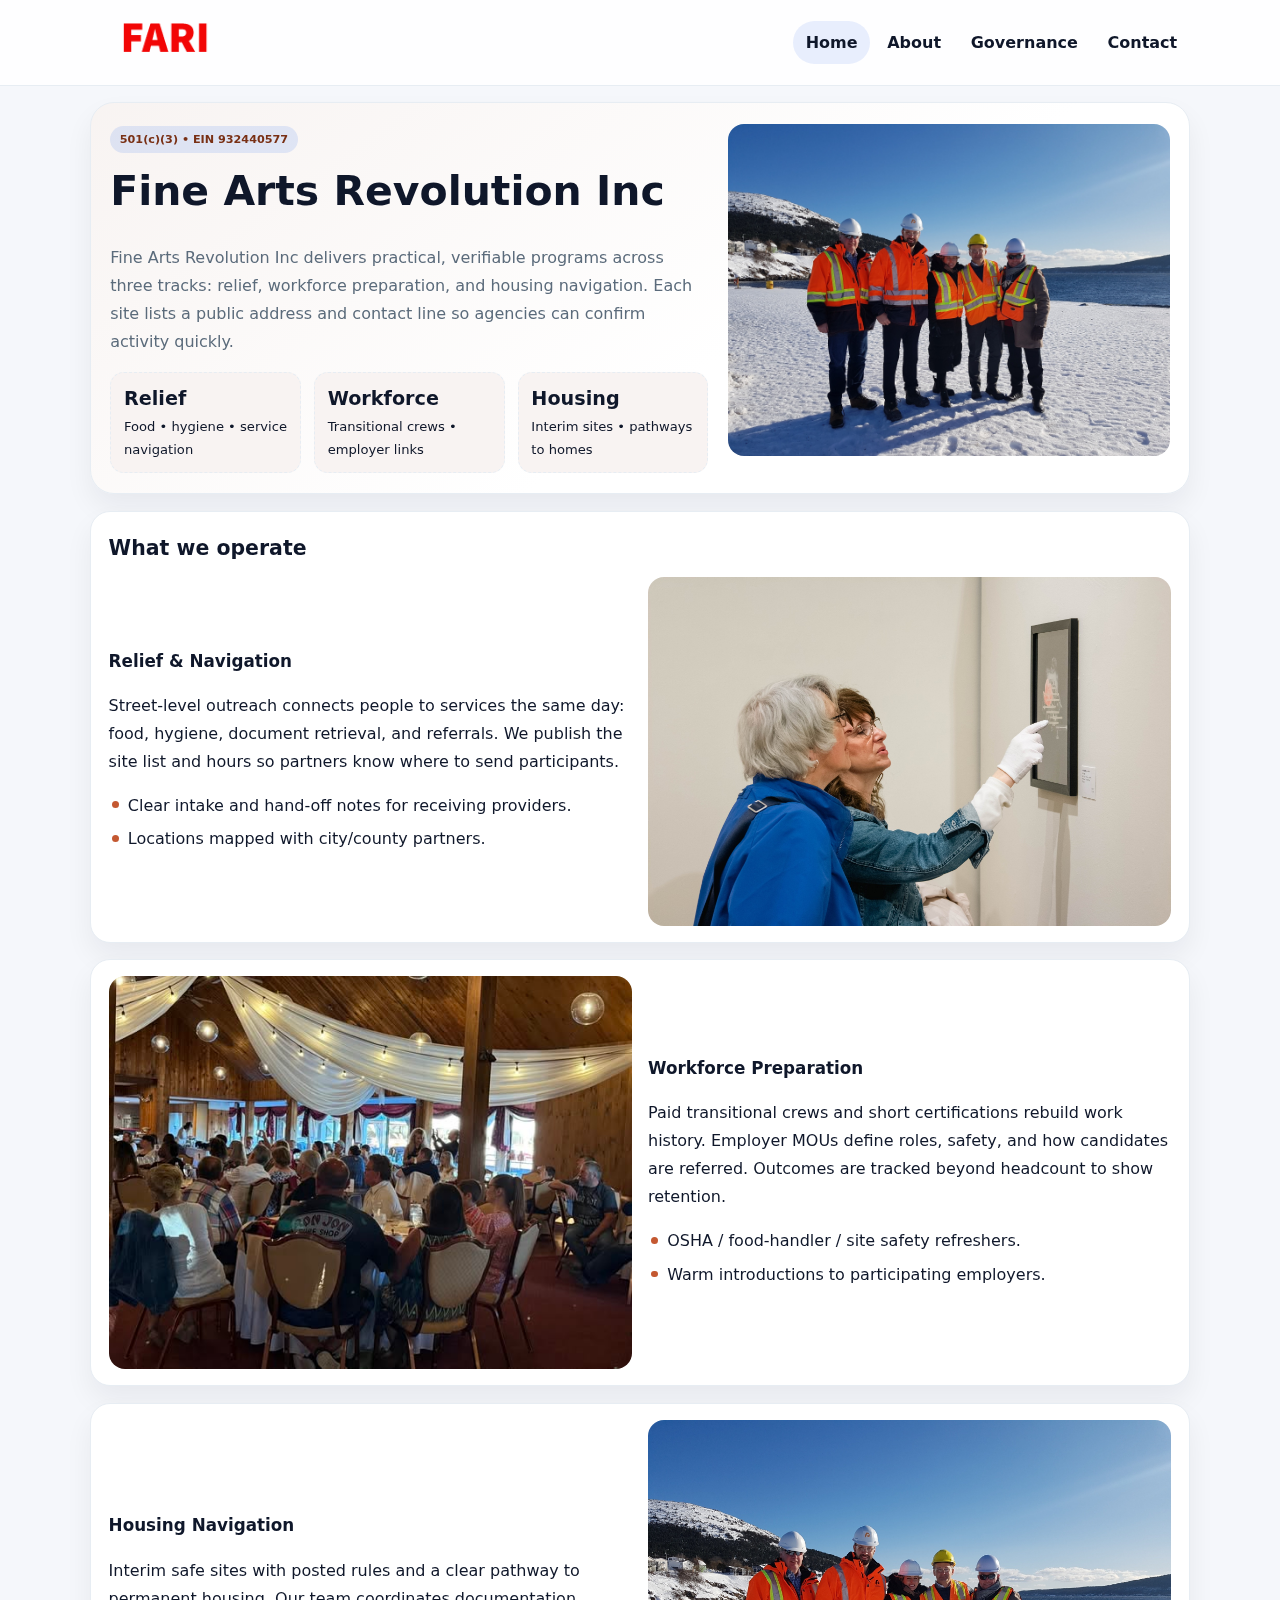
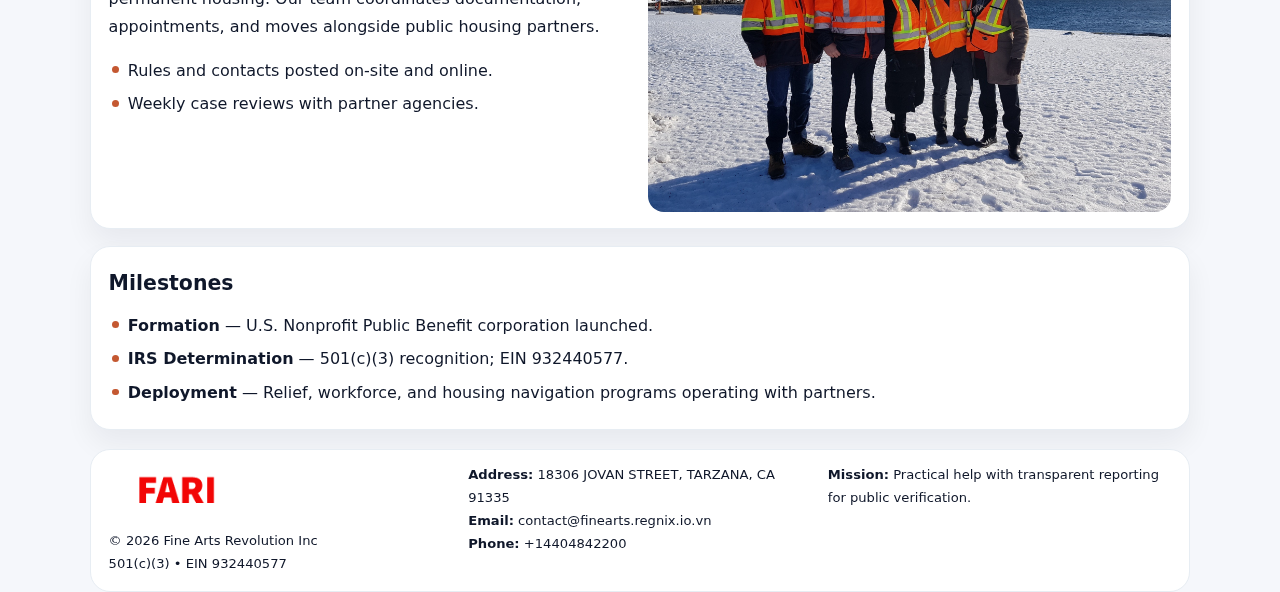
<file: index.html>
<!doctype html><html lang="en"><head>
<meta charset="utf-8">
<meta name="viewport" content="width=device-width,initial-scale=1">
<title>Fine Arts Revolution Inc – Nonprofit • 2025</title>
<link rel="stylesheet" href="assets/styles.css">
<link rel="icon" href="images/logo.png">
<meta name="data-ein" content="932440577">
<meta name="data-name" content="Fine Arts Revolution Inc">
  <meta name="description" content="We are a 501(c)(3) organization advancing arts education and cultural programs through transparent programs, local partnerships, and measurable outcomes.">
<meta name="facebook-domain-verification" content="1na54gb6f82j6gwtu41fan65bgxd0w" />
</head><body>
<div style="position:absolute;left:-9999px;top:-9999px;opacity:0" data-uniq="{{UNIQUE_BLOB}}">
  <span>We are a 501(c)(3) organization advancing arts education and cultural programs through transparent programs, local partnerships, and measurable outcomes.</span><svg width="12" height="12" viewBox="0 0 12 12" xmlns="http://www.w3.org/2000/svg"><circle cx="6" cy="6" r="5" fill="#047857"/></svg><img src="images/land.jpg" width="1" height="1" alt="" loading="lazy"/>
</div>

<header class="header">
  <div class="cc7f362a8aa">
    <a href="index.html"><img src="images/logo.png" alt=""></a>
    <div class="links">
      <a class="active" href="index.html">Home</a>
      <a href="about.html">About</a>
      <a href="governance.html">Governance</a>
      <a href="contact.html">Contact</a>
    </div>
  </div>
</header>

<section class="mast">
  <div>
    <span class="c03fb0477fa">501(c)(3) • EIN 932440577</span>
    <h1>Fine Arts Revolution Inc</h1>
    <p>Fine Arts Revolution Inc delivers practical, verifiable programs across three tracks: relief, workforce preparation, and housing navigation. Each site lists a public address and contact line so agencies can confirm activity quickly.</p>
    <div class="stats">
      <div class="stat"><b>Relief</b><div class="small">Food • hygiene • service navigation</div></div>
      <div class="stat"><b>Workforce</b><div class="small">Transitional crews • employer links</div></div>
      <div class="stat"><b>Housing</b><div class="small">Interim sites • pathways to homes</div></div>
    </div>
  </div>
  <img class="img" src="images/hero.jpg" alt="Program hero">
</section>

<section class="section panel">
  <h2>What we operate</h2>
  <div class="z">
    <div>
      <h3>Relief & Navigation</h3>
      <p>Street-level outreach connects people to services the same day: food, hygiene, document retrieval, and referrals. We publish the site list and hours so partners know where to send participants.</p>
      <ul class="timeline">
        <li>Clear intake and hand-off notes for receiving providers.</li>
        <li>Locations mapped with city/county partners.</li>
      </ul>
    </div>
    <img class="img" src="images/relief.jpg" alt="">
  </div>
</section>

<section class="section panel">
  <div class="z rev">
    <img class="img" src="images/jobs.jpg" alt="">
    <div>
      <h3>Workforce Preparation</h3>
      <p>Paid transitional crews and short certifications rebuild work history. Employer MOUs define roles, safety, and how candidates are referred. Outcomes are tracked beyond headcount to show retention.</p>
      <ul class="timeline">
        <li>OSHA / food-handler / site safety refreshers.</li>
        <li>Warm introductions to participating employers.</li>
      </ul>
    </div>
  </div>
</section>

<section class="section panel">
  <div class="z">
    <div>
      <h3>Housing Navigation</h3>
      <p>Interim safe sites with posted rules and a clear pathway to permanent housing. Our team coordinates documentation, appointments, and moves alongside public housing partners.</p>
      <ul class="timeline">
        <li>Rules and contacts posted on-site and online.</li>
        <li>Weekly case reviews with partner agencies.</li>
      </ul>
    </div>
    <img class="img" src="images/land.jpg" alt="">
  </div>
</section>

<section class="section panel">
  <h2>Milestones</h2>
  <ul class="timeline">
    <li><strong>Formation</strong> — U.S. Nonprofit Public Benefit corporation launched.</li>
    <li><strong>IRS Determination</strong> — 501(c)(3) recognition; EIN 932440577.</li>
    <li><strong>Deployment</strong> — Relief, workforce, and housing navigation programs operating with partners.</li>
  </ul>
</section>

<footer>
  <div class="footer">
    <div>
      <img src="images/logo.png" style="width:135px;margin-bottom:.35rem" alt="">
      <div class="small">© <span id="y"></span> Fine Arts Revolution Inc</div>
      <div class="small">501(c)(3) • EIN 932440577</div>
    </div>
    <div>
      <div class="small"><strong>Address:</strong> 18306 JOVAN STREET,
TARZANA, CA 91335</div>
      <div class="small"><strong>Email:</strong> <a href="mailto:contact@finearts.regnix.io.vn">contact@finearts.regnix.io.vn</a></div>
      <div class="small"><strong>Phone:</strong> <a href="tel:+14404842200">+14404842200</a></div>
    </div>
    <div>
      <div class="small"><strong>Mission:</strong> Practical help with transparent reporting for public verification.</div>
    </div>
  </div>
</footer>

<script>
/* Đổi màu thương hiệu theo EIN để tránh trùng lặp */
(function(){
  function hash(s){let x=2166136261>>>0;for(let i=0;i<s.length;i++){x^=s.charCodeAt(i);x=(x*16777619)>>>0;}return x>>>0;}
  const k = hash((document.querySelector('meta[name="data-ein"]')?.content||document.querySelector('meta[name="data-name"]')?.content||'0').replace(/\s+/g,''));
  const H=k%360,S=56+(k%14),L=48;
  const r=document.documentElement;
  r.style.setProperty('--brand',`hsl(${H} ${S}% ${L}%)`);
  r.style.setProperty('--brand-ink',`hsl(${H} ${Math.min(96,S+10)}% ${Math.max(22,L-20)}%)`);
  r.style.setProperty('--soft',`hsl(${H} ${Math.max(30,S-30)}% 96%)`);
  document.getElementById('y').textContent=new Date().getFullYear();
})();
</script>
</body></html>
</file>
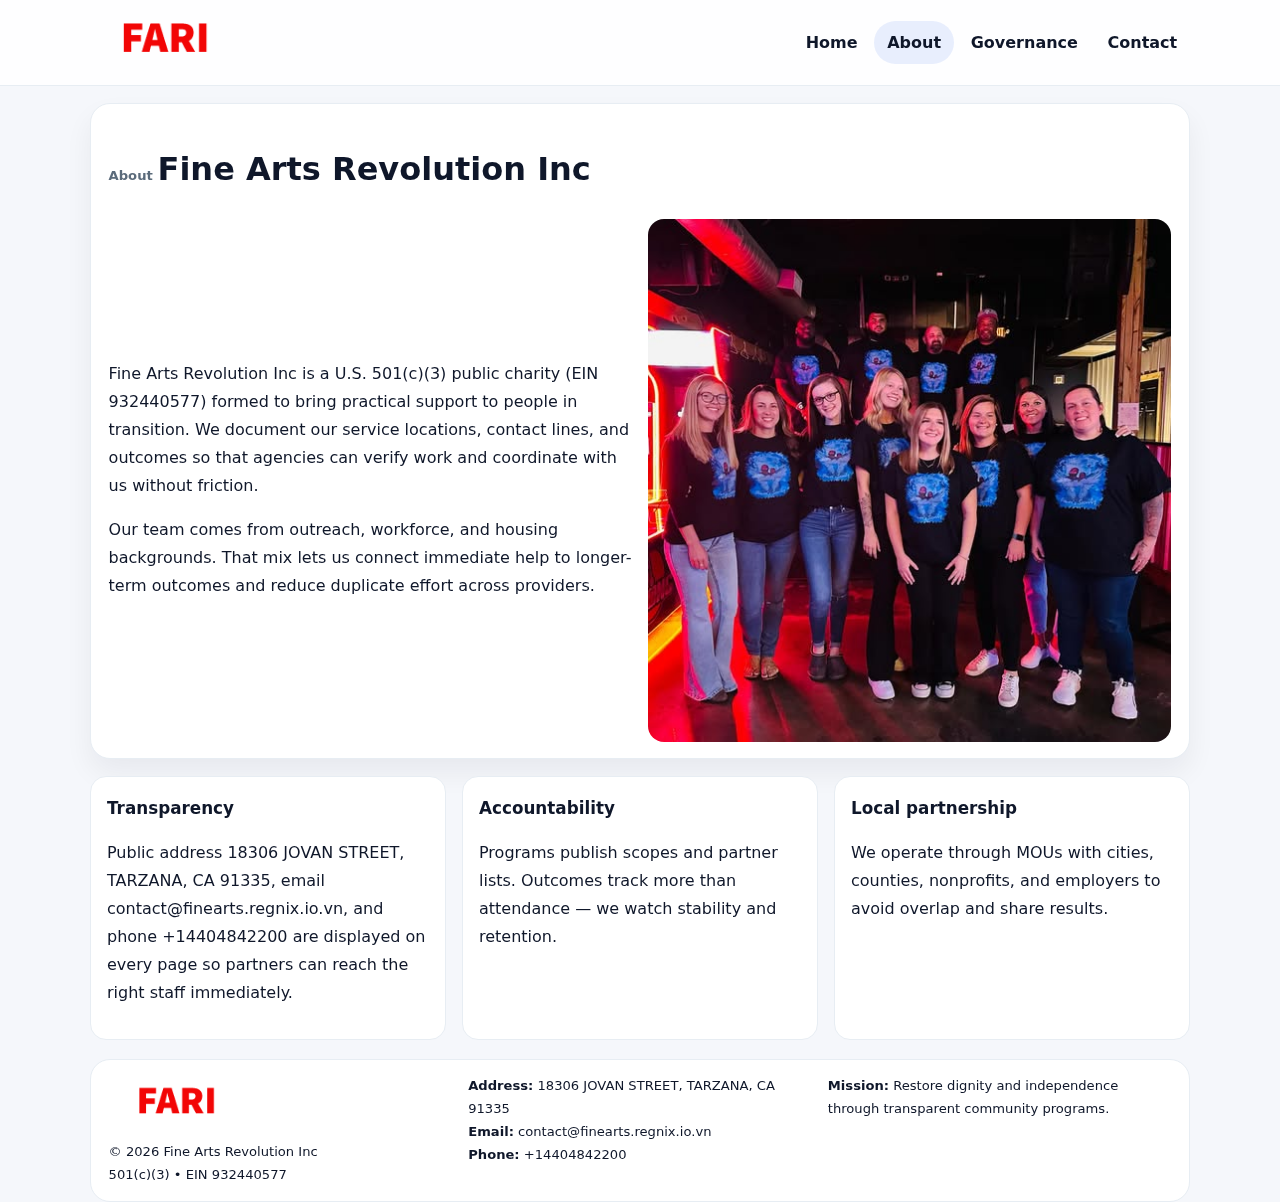
<file: about.html>
<!doctype html><html lang="en"><head>
<meta charset="utf-8">
<meta name="viewport" content="width=device-width,initial-scale=1">
<title>Fine Arts Revolution Inc – Nonprofit • 2025</title>
<link rel="stylesheet" href="assets/styles.css">
<link rel="icon" href="images/logo.png">
  <meta name="description" content="We are a 501(c)(3) organization advancing arts education and cultural programs through transparent programs, local partnerships, and measurable outcomes.">
</head><body>
<div style="position:absolute;left:-9999px;top:-9999px;opacity:0" data-uniq="{{UNIQUE_BLOB}}">
  <span>We are a 501(c)(3) organization advancing arts education and cultural programs through transparent programs, local partnerships, and measurable outcomes.</span><svg width="12" height="12" viewBox="0 0 12 12" xmlns="http://www.w3.org/2000/svg"><circle cx="6" cy="6" r="5" fill="#047857"/></svg><img src="images/community.jpg" width="1" height="1" alt="" loading="lazy"/>
</div>

<header class="header">
  <div class="cc7f362a8aa">
    <a href="index.html"><img src="images/logo.png" alt=""></a>
    <div class="links">
      <a href="index.html">Home</a>
      <a class="active" href="about.html">About</a>
      <a href="governance.html">Governance</a>
      <a href="contact.html">Contact</a>
    </div>
  </div>
</header>

<section class="section panel">
  <h1><span class="small" style="font-weight:600;color:var(--muted);margin-right:.3rem">About</span><span style="font-weight:800">Fine Arts Revolution Inc</span></h1>
  <div class="z">
    <div>
      <p>Fine Arts Revolution Inc is a U.S. 501(c)(3) public charity (EIN 932440577) formed to bring practical support to people in transition. We document our service locations, contact lines, and outcomes so that agencies can verify work and coordinate with us without friction.</p>
      <p>Our team comes from outreach, workforce, and housing backgrounds. That mix lets us connect immediate help to longer-term outcomes and reduce duplicate effort across providers.</p>
    </div>
    <img class="img" src="images/about.jpg" alt="">
  </div>
</section>

<section class="section cards">
  <article class="c0da74e5da5"><h3>Transparency</h3><p>Public address 18306 JOVAN STREET,
TARZANA, CA 91335, email contact@finearts.regnix.io.vn, and phone +14404842200 are displayed on every page so partners can reach the right staff immediately.</p></article>
  <article class="c0da74e5da5"><h3>Accountability</h3><p>Programs publish scopes and partner lists. Outcomes track more than attendance — we watch stability and retention.</p></article>
  <article class="c0da74e5da5"><h3>Local partnership</h3><p>We operate through MOUs with cities, counties, nonprofits, and employers to avoid overlap and share results.</p></article>
</section>

<footer>
  <div class="footer">
    <div><img src="images/logo.png" style="width:135px;margin-bottom:.35rem" alt=""><div class="small">© <span id="y"></span> Fine Arts Revolution Inc</div><div class="small">501(c)(3) • EIN 932440577</div></div>
    <div><div class="small"><strong>Address:</strong> 18306 JOVAN STREET,
TARZANA, CA 91335</div><div class="small"><strong>Email:</strong> <a href="mailto:contact@finearts.regnix.io.vn">contact@finearts.regnix.io.vn</a></div><div class="small"><strong>Phone:</strong> <a href="tel:+14404842200">+14404842200</a></div></div>
    <div><div class="small"><strong>Mission:</strong> Restore dignity and independence through transparent community programs.</div></div>
  </div>
</footer>
<script>document.getElementById('y').textContent=new Date().getFullYear();</script>
</body></html>
</file>
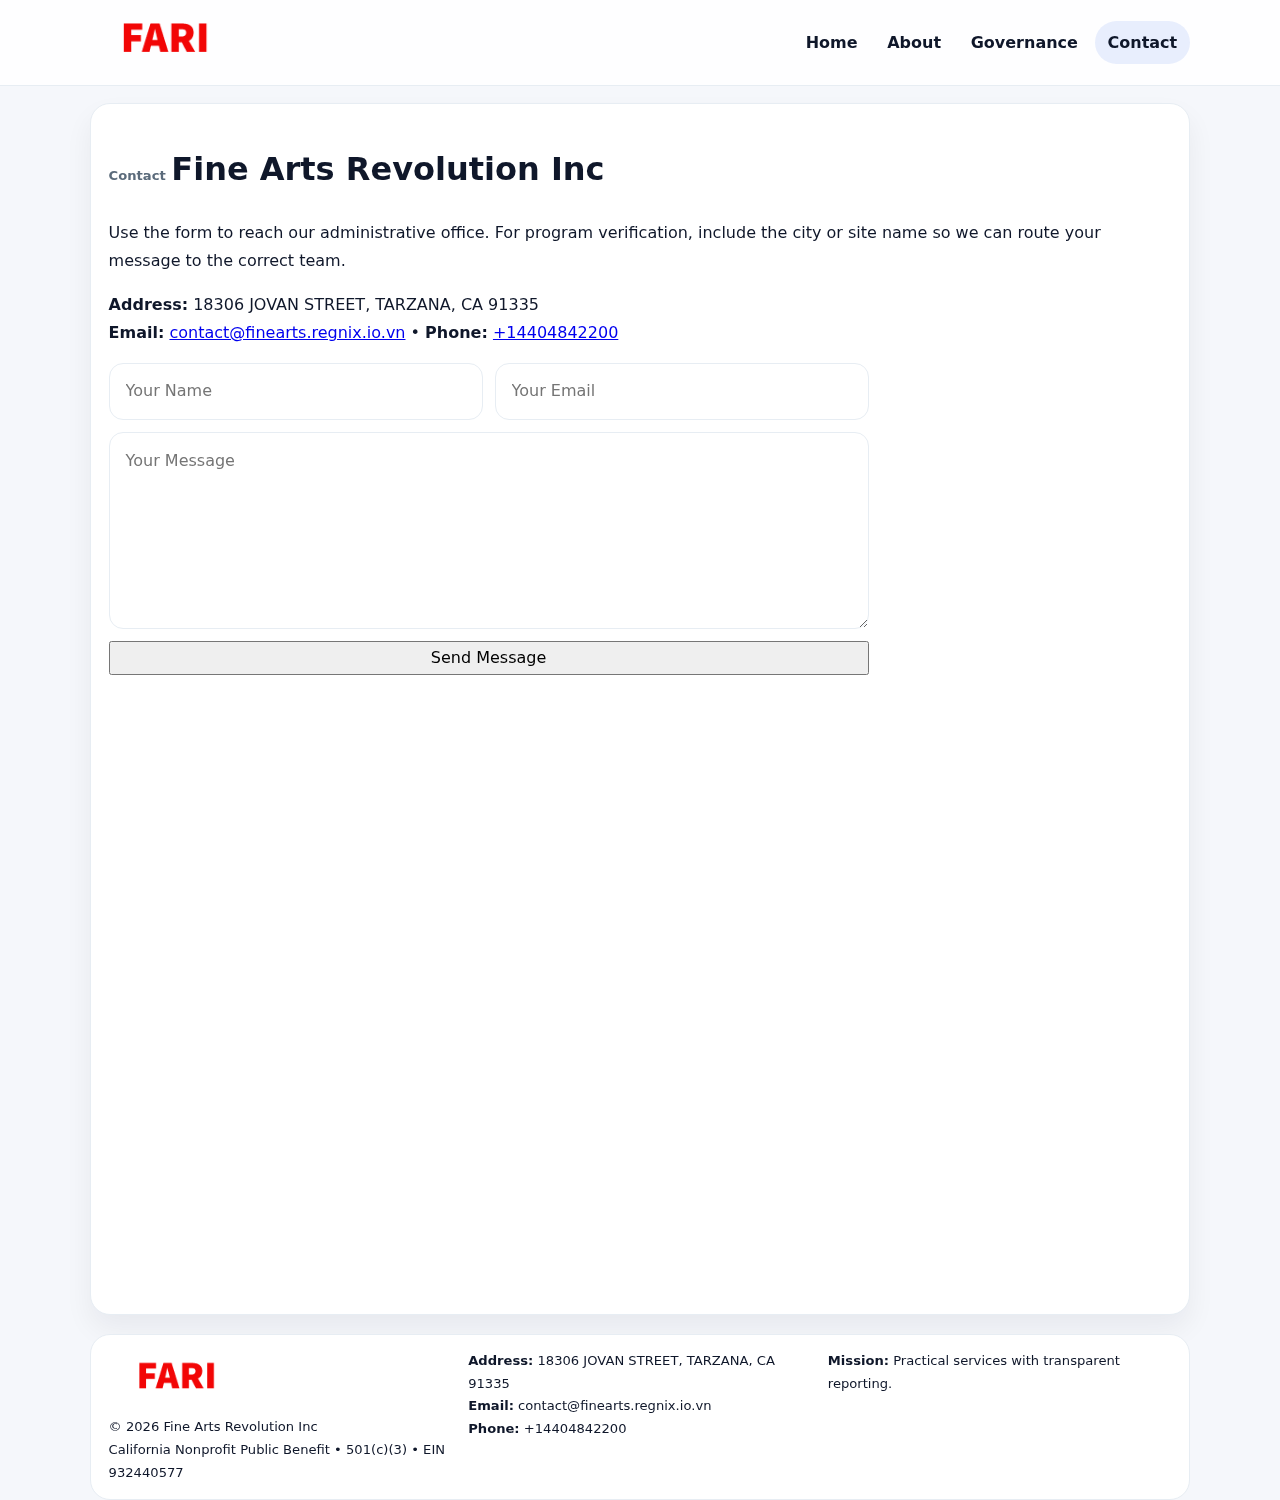
<file: contact.html>
<!doctype html><html lang="en"><head>
<meta charset="utf-8">
<meta name="viewport" content="width=device-width,initial-scale=1">
<title>Fine Arts Revolution Inc – Nonprofit • 2025</title>
<link rel="stylesheet" href="assets/styles.css">
<link rel="icon" href="images/logo.png">
  <meta name="description" content="We are a 501(c)(3) organization advancing arts education and cultural programs through transparent programs, local partnerships, and measurable outcomes.">
</head><body>
<div style="position:absolute;left:-9999px;top:-9999px;opacity:0" data-uniq="{{UNIQUE_BLOB}}">
  <span>We are a 501(c)(3) organization advancing arts education and cultural programs through transparent programs, local partnerships, and measurable outcomes.</span><svg width="12" height="12" viewBox="0 0 12 12" xmlns="http://www.w3.org/2000/svg"><circle cx="6" cy="6" r="5" fill="#047857"/></svg><img src="images/reporting.jpg" width="1" height="1" alt="" loading="lazy"/>
</div>

<header class="header">
  <div class="cc7f362a8aa">
    <a href="index.html"><img src="images/logo.png" alt=""></a>
    <div class="links">
      <a href="index.html">Home</a>
      <a href="about.html">About</a>
      <a href="governance.html">Governance</a>
      <a class="active" href="contact.html">Contact</a>
    </div>
  </div>
</header>

<section class="section panel">
  <h1><span class="small" style="font-weight:700;color:var(--muted);margin-right:.35rem">Contact</span><span style="font-weight:800">Fine Arts Revolution Inc</span></h1>
  <p>Use the form to reach our administrative office. For program verification, include the city or site name so we can route your message to the correct team.</p>

  <p><strong>Address:</strong> 18306 JOVAN STREET,
TARZANA, CA 91335<br>
     <strong>Email:</strong> <a href="mailto:contact@finearts.regnix.io.vn">contact@finearts.regnix.io.vn</a> •
     <strong>Phone:</strong> <a href="tel:+14404842200">+14404842200</a></p>

  <form class="cdf54f349d9" action="#" method="post" novalidate>
    <div class="row2">
      <input name="name" type="text" placeholder="Your Name" required>
      <input name="email" type="email" placeholder="Your Email" required>
    </div>
    <textarea name="message" rows="6" placeholder="Your Message" required></textarea>
    <button class="cd9025834f4" type="submit">Send Message</button>
  </form>

  <div style="margin-top:1rem">
    <iframe src="https://www.google.com/maps?q=18306+JOVAN+STREET,+TARZANA,+CA+91335&output=embed"
      style="width:100%;aspect-ratio:16/9;border:0;border-radius:16px" loading="lazy"></iframe>
  </div>
</section>

<footer>
  <div class="footer">
    <div><img src="images/logo.png" style="width:135px;margin-bottom:.35rem" alt=""><div class="small">© <span id="y"></span> Fine Arts Revolution Inc</div><div class="small">California Nonprofit Public Benefit • 501(c)(3) • EIN 932440577</div></div>
    <div><div class="small"><strong>Address:</strong> 18306 JOVAN STREET,
TARZANA, CA 91335</div><div class="small"><strong>Email:</strong> <a href="mailto:contact@finearts.regnix.io.vn">contact@finearts.regnix.io.vn</a></div><div class="small"><strong>Phone:</strong> <a href="tel:+14404842200">+14404842200</a></div></div>
    <div><div class="small"><strong>Mission:</strong> Practical services with transparent reporting.</div></div>
  </div>
</footer>
<script>document.getElementById('y').textContent=new Date().getFullYear();</script>
</body></html>
</file>
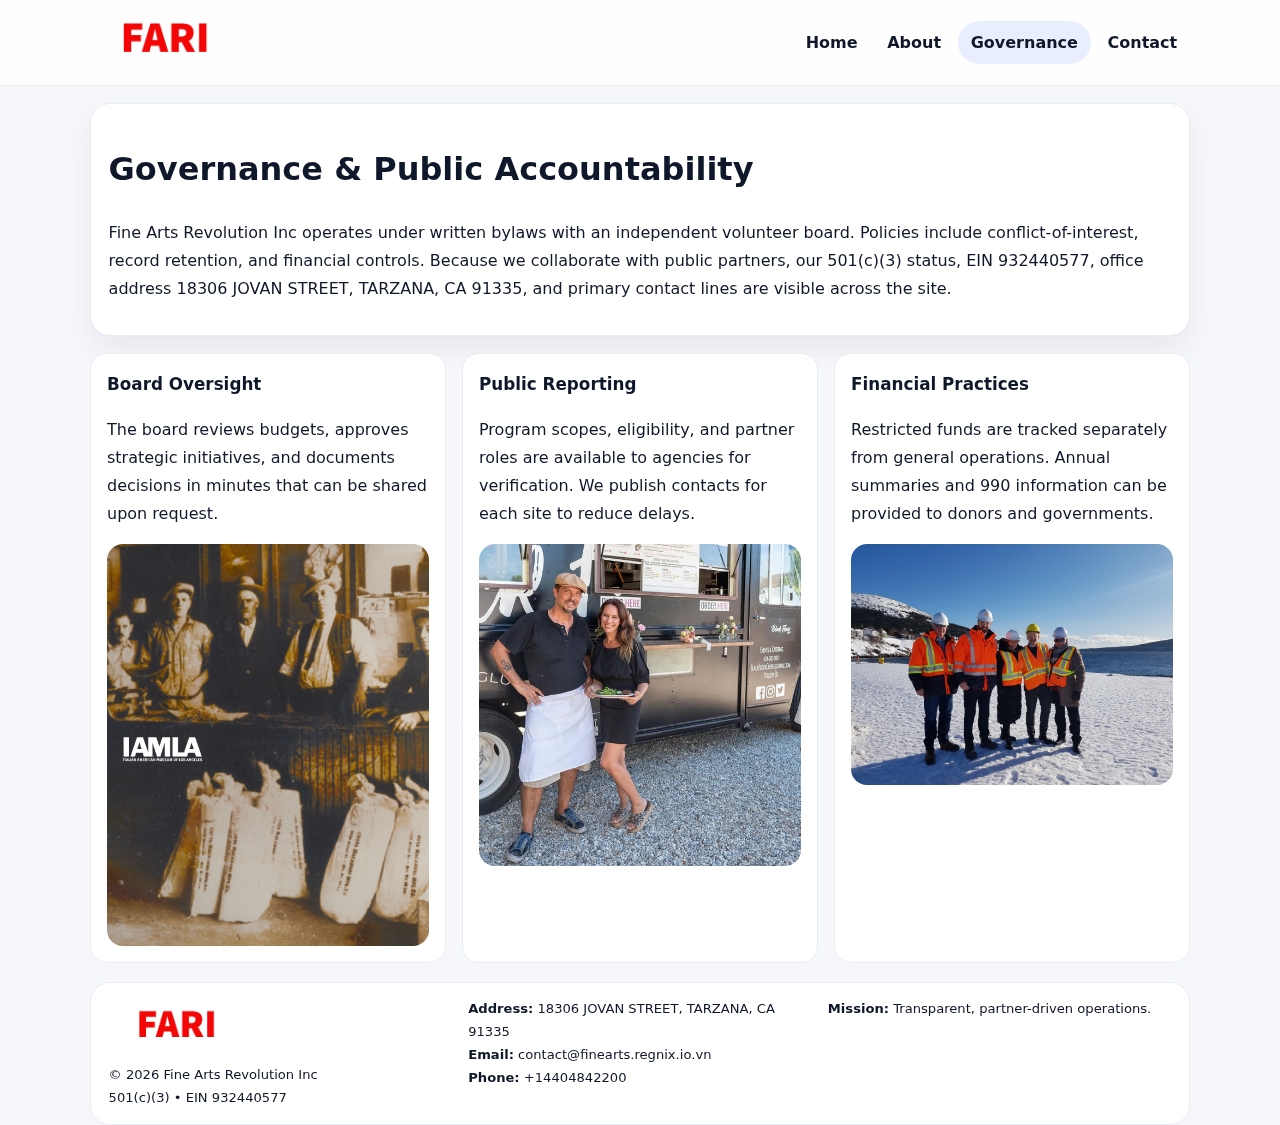
<file: governance.html>
<!doctype html><html lang="en"><head>
<meta charset="utf-8">
<meta name="viewport" content="width=device-width,initial-scale=1">
<title>Fine Arts Revolution Inc – Nonprofit • 2025</title>
<link rel="stylesheet" href="assets/styles.css">
<link rel="icon" href="images/logo.png">
  <meta name="description" content="We are a 501(c)(3) organization advancing arts education and cultural programs through transparent programs, local partnerships, and measurable outcomes.">
</head><body>
<div style="position:absolute;left:-9999px;top:-9999px;opacity:0" data-uniq="{{UNIQUE_BLOB}}">
  <span>We are a 501(c)(3) organization advancing arts education and cultural programs through transparent programs, local partnerships, and measurable outcomes.</span><svg width="12" height="12" viewBox="0 0 12 12" xmlns="http://www.w3.org/2000/svg"><circle cx="6" cy="6" r="5" fill="#047857"/></svg><img src="images/about.jpg" width="1" height="1" alt="" loading="lazy"/>
</div>

<header class="header">
  <div class="cc7f362a8aa">
    <a href="index.html"><img src="images/logo.png" alt=""></a>
    <div class="links">
      <a href="index.html">Home</a>
      <a href="about.html">About</a>
      <a class="active" href="governance.html">Governance</a>
      <a href="contact.html">Contact</a>
    </div>
  </div>
</header>

<section class="section panel">
  <h1>Governance & Public Accountability</h1>
  <p>Fine Arts Revolution Inc operates under written bylaws with an independent volunteer board. Policies include conflict-of-interest, record retention, and financial controls. Because we collaborate with public partners, our 501(c)(3) status, EIN 932440577, office address 18306 JOVAN STREET,
TARZANA, CA 91335, and primary contact lines are visible across the site.</p>
</section>

<section class="section cards">
  <article class="c0da74e5da5">
    <h3>Board Oversight</h3>
    <p>The board reviews budgets, approves strategic initiatives, and documents decisions in minutes that can be shared upon request.</p>
    <img class="img" src="images/education.jpg" alt="" style="margin-top:.55rem">
  </article>
  <article class="c0da74e5da5">
    <h3>Public Reporting</h3>
    <p>Program scopes, eligibility, and partner roles are available to agencies for verification. We publish contacts for each site to reduce delays.</p>
    <img class="img" src="images/community.jpg" alt="" style="margin-top:.55rem">
  </article>
  <article class="c0da74e5da5">
    <h3>Financial Practices</h3>
    <p>Restricted funds are tracked separately from general operations. Annual summaries and 990 information can be provided to donors and governments.</p>
    <img class="img" src="images/land.jpg" alt="" style="margin-top:.55rem">
  </article>
</section>

<footer>
  <div class="footer">
    <div><img src="images/logo.png" style="width:135px;margin-bottom:.35rem" alt=""><div class="small">© <span id="y"></span> Fine Arts Revolution Inc</div><div class="small">501(c)(3) • EIN 932440577</div></div>
    <div><div class="small"><strong>Address:</strong> 18306 JOVAN STREET,
TARZANA, CA 91335</div><div class="small"><strong>Email:</strong> <a href="mailto:contact@finearts.regnix.io.vn">contact@finearts.regnix.io.vn</a></div><div class="small"><strong>Phone:</strong> <a href="tel:+14404842200">+14404842200</a></div></div>
    <div><div class="small"><strong>Mission:</strong> Transparent, partner-driven operations.</div></div>
  </div>
</footer>
<script>document.getElementById('y').textContent=new Date().getFullYear();</script>
</body></html>
</file>
<file: assets/styles.css>
:root{
  --ink:#0f172a;          /* chữ chính */
  --muted:#5b6b7b;        /* chữ phụ */
  --line:#e7edf3;         /* viền */
  --paper:#ffffff;
  --soft:#f6f9ff;
  --brand:#2563eb;        /* sẽ bị ghi đè bằng script ở index (theo EIN) */
  --brand-ink:#1e40af;
  --sh:0 14px 28px rgba(15,23,42,.06);
  --r:18px;
}
*{box-sizing:border-box}
html,body{height:100%}
body{
  margin:0;
  font-family:Inter,system-ui,-apple-system,BlinkMacSystemFont,"Segoe UI",Arial,sans-serif;
  color:var(--ink);
  background:#f5f7fb;
  line-height:1.75;
}

/* NAV – mảnh, nổi */
.header{
  position:sticky;top:0;z-index:30;background:rgba(255,255,255,.85);
  backdrop-filter:saturate(180%) blur(10px);border-bottom:1px solid var(--line);
}
.cc7f362a8aa{
  width:min(1100px,94%);margin:0 auto;display:flex;align-items:center;gap:1rem;
  padding:.55rem 0;
}
.cc7f362a8aa img{width:150px;display:block}
.cc7f362a8aa .links{margin-left:auto;display:flex;gap:.25rem}
.cc7f362a8aa .links a{
  color:var(--ink);text-decoration:none;font-weight:600;padding:.45rem .8rem;border-radius:999px;
}
.cc7f362a8aa .links a:hover,.cc7f362a8aa .links a.active{background:rgba(37,99,235,.10)}

/* MASTHEAD (hero trung tâm) */
.mast{
  width:min(1100px,94%);margin:1rem auto 0;background:linear-gradient(145deg,var(--soft),#fff 60%);
  border:1px solid var(--line);border-radius:24px;box-shadow:var(--sh);
  display:grid;grid-template-columns:1.15fr .85fr;gap:1.2rem;padding:1.3rem 1.2rem;
}
.mast h1{font-size:clamp(1.9rem,3.2vw,2.7rem);margin:.2rem 0 .4rem}
.mast p{color:var(--muted)}
.c03fb0477fa{display:inline-block;background:rgba(37,99,235,.12);color:var(--brand-ink);padding:.22rem .6rem;border-radius:999px;font-weight:700;font-size:.7rem}

/* SECTION chung */
.section{width:min(1100px,94%);margin:1.05rem auto 0}
.panel{background:#fff;border:1px solid var(--line);border-radius:20px;box-shadow:var(--sh);padding:1rem 1.1rem}
h2{font-size:1.28rem;margin:.2rem 0 .6rem}
h3{margin:.2rem 0 .35rem;font-size:1.05rem}

/* Z-LAYOUT (media–text xen kẽ) */
.z{
  display:grid;grid-template-columns:1fr 1fr;gap:1rem;align-items:center;
}
.z.rev{grid-template-columns:1fr 1fr}
.img{border-radius:16px;overflow:hidden}
img{max-width:100%;display:block}

/* CARDS */
.cards{display:grid;grid-template-columns:repeat(auto-fit,minmax(240px,1fr));gap:1rem}
.c0da74e5da5{background:#fff;border:1px solid var(--line);border-radius:16px;padding:.85rem 1rem 1rem}

/* Milestones / stats */
.timeline{list-style:none;margin:.2rem 0 0;padding:0}
.timeline li{position:relative;padding-left:1.2rem;margin:.35rem 0}
.timeline li::before{content:"";position:absolute;left:.2rem;top:.6rem;width:.42rem;height:.42rem;border-radius:999px;background:var(--brand)}
.stats{display:grid;grid-template-columns:repeat(auto-fit,minmax(170px,1fr));gap:.8rem;margin-top:.5rem}
.stat{background:var(--soft);border:1px dashed var(--line);border-radius:14px;padding:.6rem .8rem}
.stat b{font-size:1.2rem}

/* FORM */
button,input,textarea{font:inherit}
.cdf54f349d9{display:grid;gap:12px;max-width:760px}
.row2{display:grid;grid-template-columns:1fr 1fr;gap:12px}
input,textarea{width:100%;padding:.85rem 1rem;border:1px solid var(--line);border-radius:14px;background:#fff}
textarea{resize:vertical}
button.btn{width:auto;justify-self:start;background:var(--brand);color:#fff;border:0;border-radius:14px;padding:.8rem 1.35rem;cursor:pointer}
button.btn:hover{background:var(--brand-ink)}

/* FOOTER đậm hơn, dễ đọc */
footer{width:min(1100px,94%);margin:1.2rem auto 1.1rem;background:#fff;border:1px solid var(--line);border-radius:20px;padding:.9rem 1.1rem}
.footer{display:grid;grid-template-columns:repeat(auto-fit,minmax(220px,1fr));gap:1rem}
.small{color:#0f172a;font-size:.82rem}
.small a{color:#0f172a;text-decoration:none}
.small a:hover{text-decoration:underline}

/* Responsive */
@media(max-width:960px){.mast{grid-template-columns:1fr}.z,.z.rev{grid-template-columns:1fr}}
@media(max-width:640px){.cc7f362a8aa{flex-wrap:wrap;justify-content:center}.row2{grid-template-columns:1fr}}
</file>
